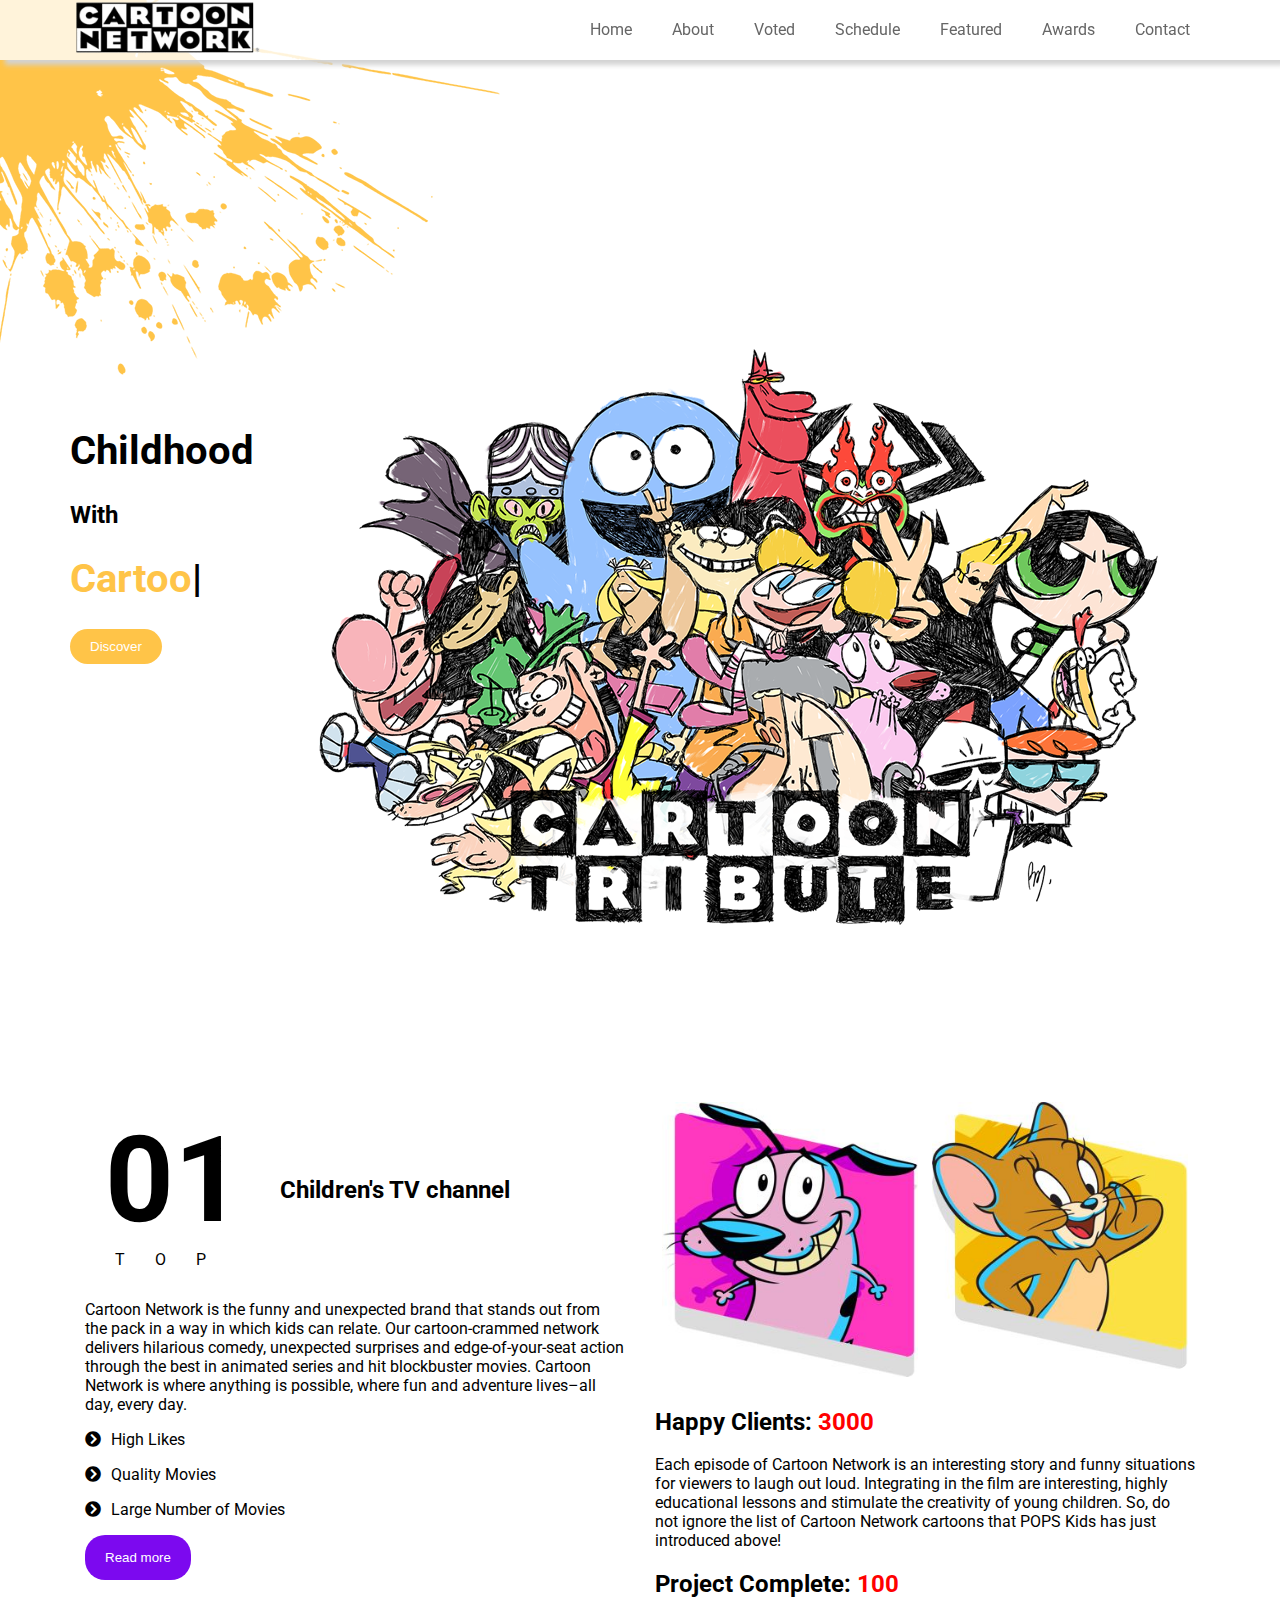
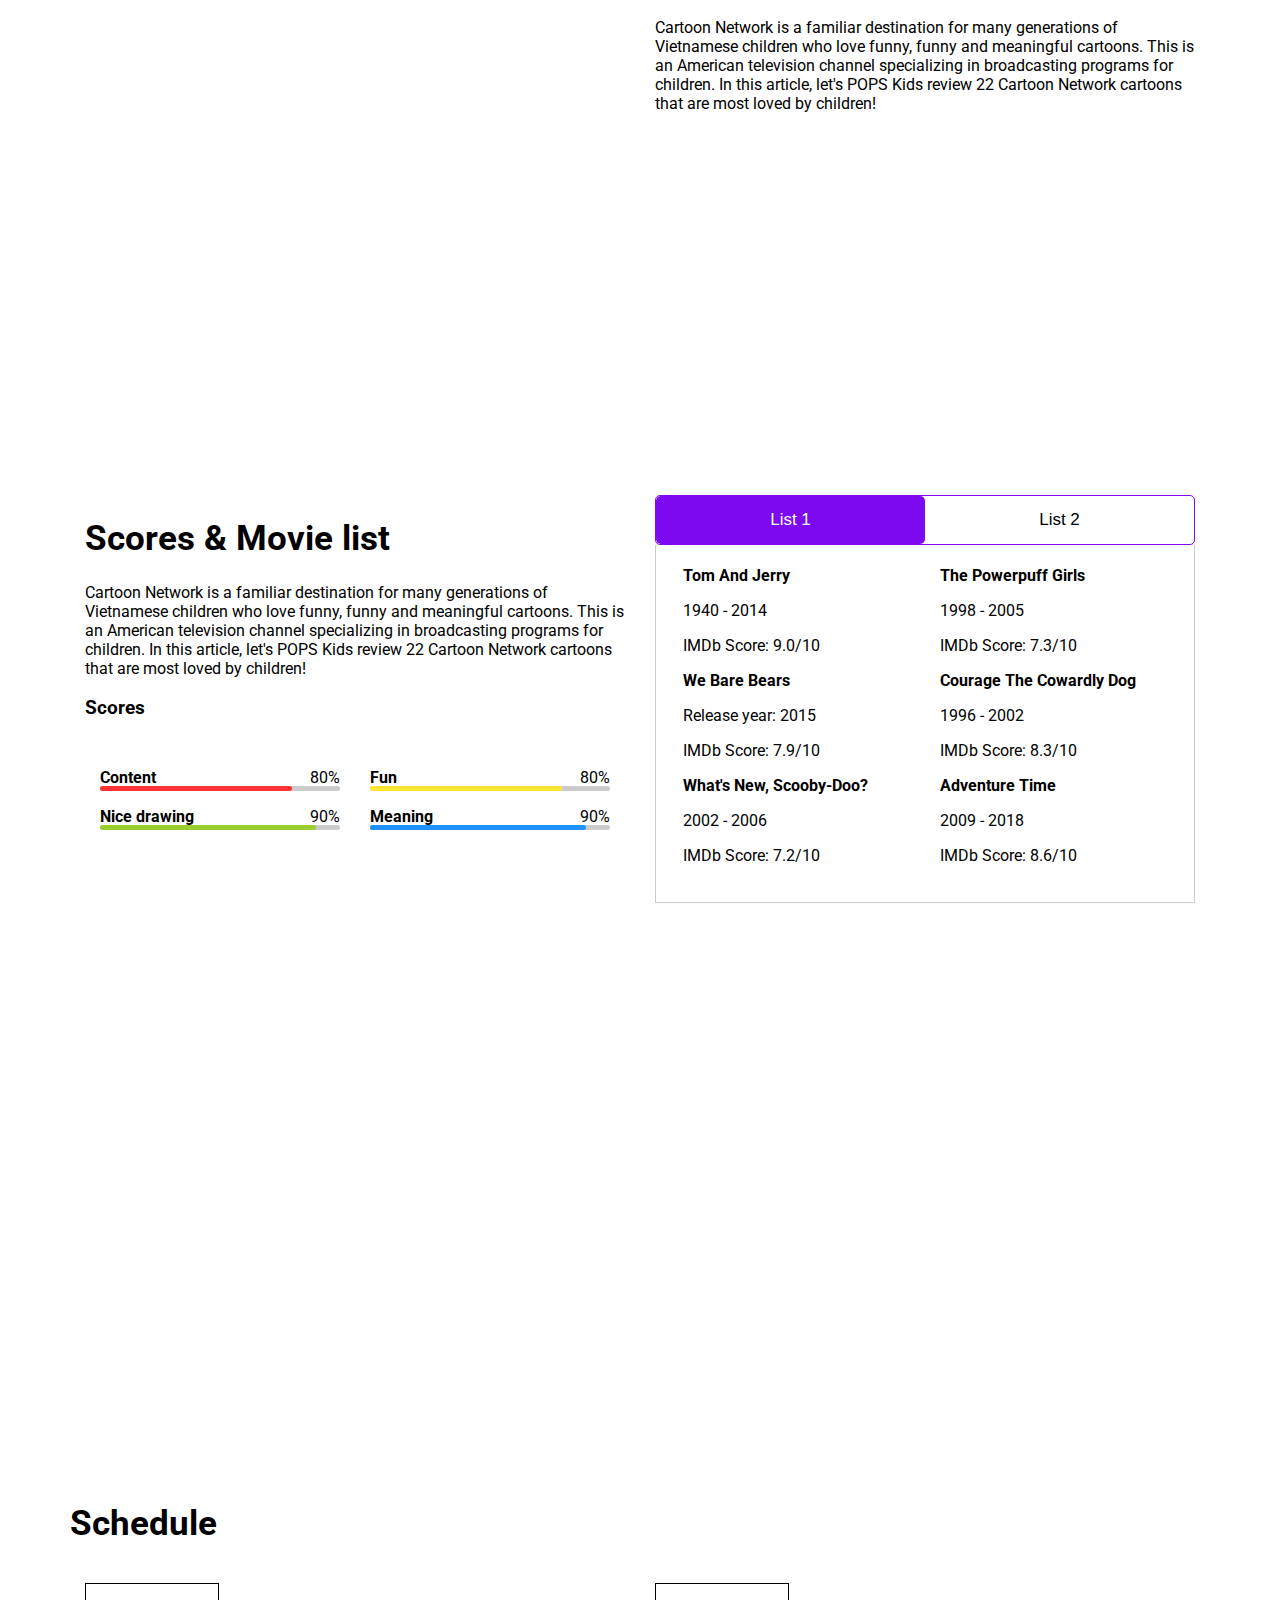
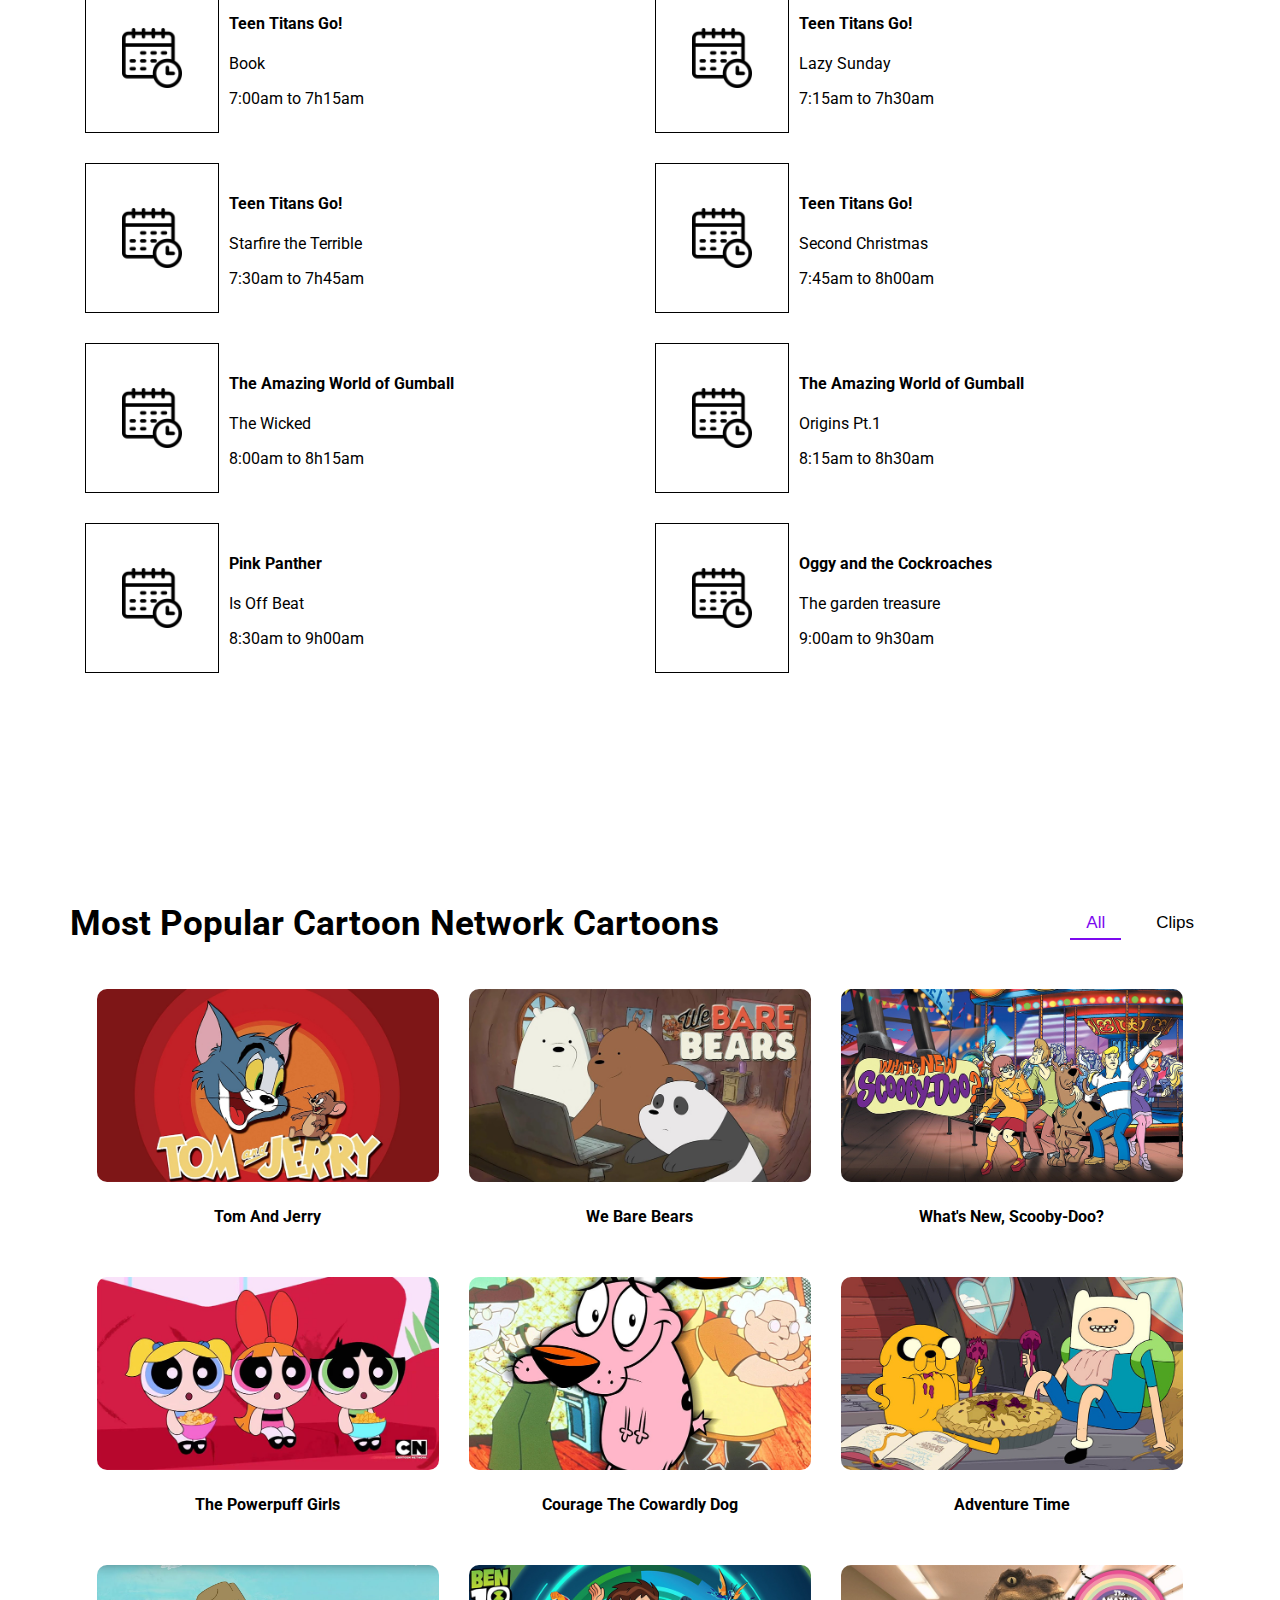
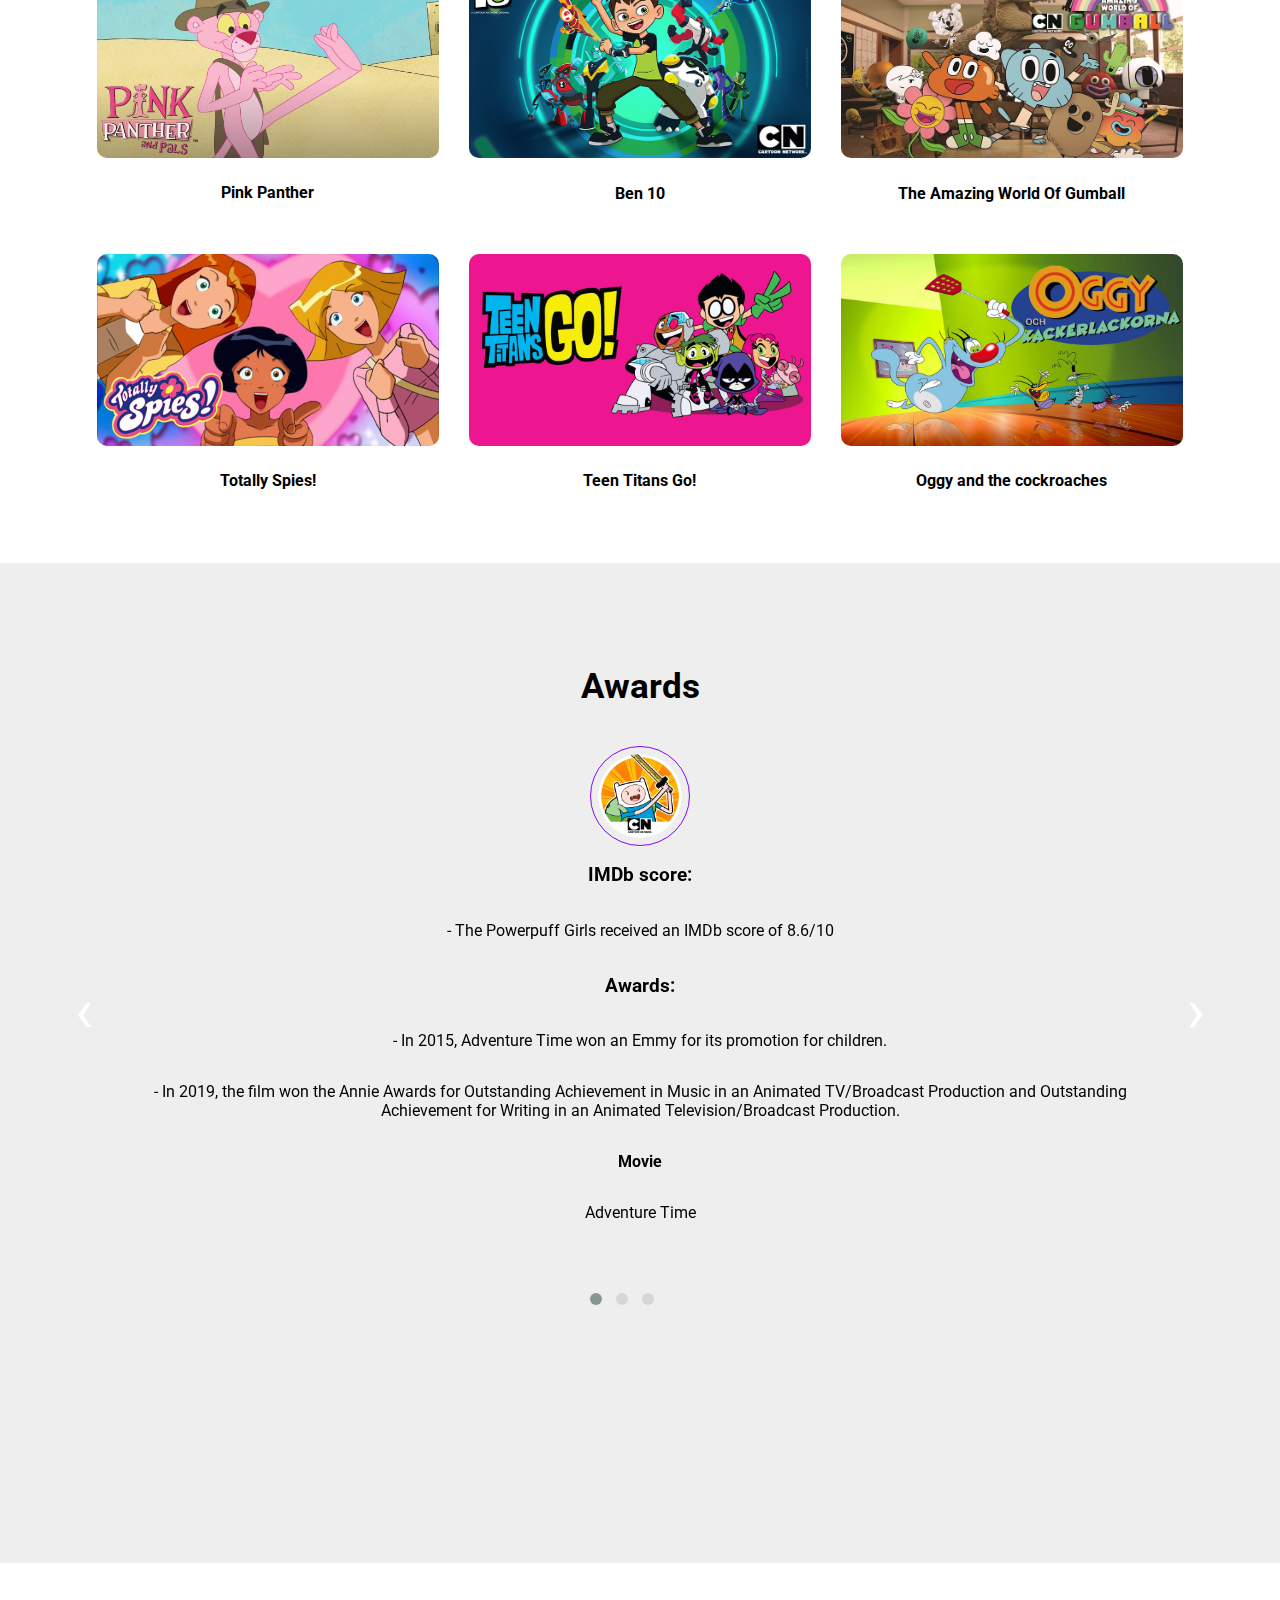
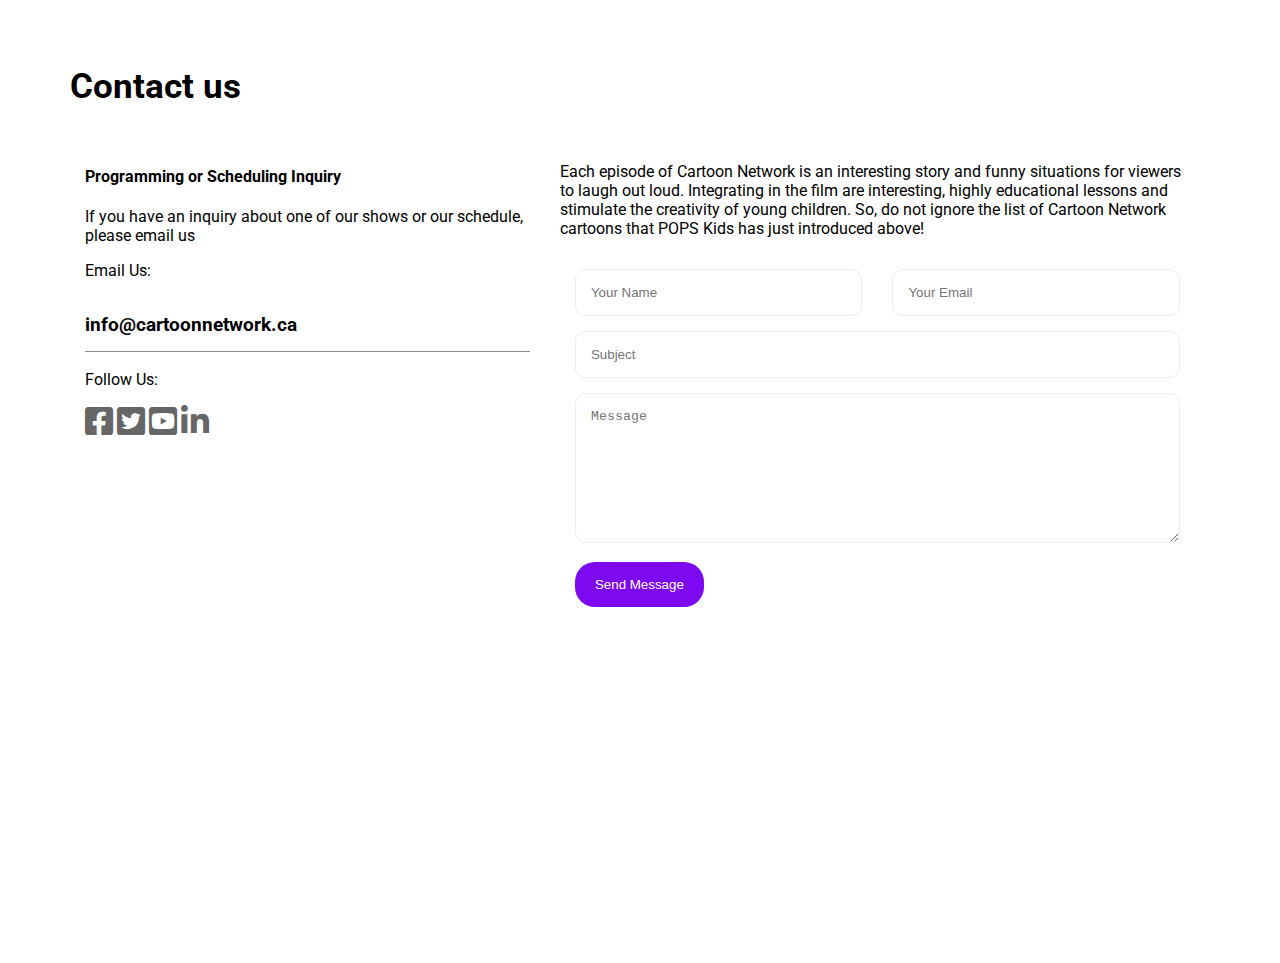
<file: index.html>
<!doctype html>
<html>
<head>
<meta charset="utf-8">
<title>Cartoon Network</title>
	<link rel="stylesheet" href="css/css_b1.css">
	<link rel="stylesheet" href="css/thu vien luoi.css">
	<link rel="stylesheet" href="css/all.min.css">
	<link rel="icon" href="img-index/image2.jpg" type="image/x-icon">
	<link rel="stylesheet" href="css/jquery.fancybox.css">
	<link rel="stylesheet" href="css/owl.carousel.css">
	<link rel="stylesheet" href="css/owl.theme.default.css">
	<link rel="stylesheet" href="css/animate.css">
</head>

<body>
	<button type="button"
            class="btn btn-primary" id="btn-back-to-top">
        <i class="fas fa-angle-up"></i>
    </button>
	<header>
		<div class="container d-flex justify-content-between">
			<div class="logo slide-in-top"><a href="#"><img src="img-index/pngegg.png" alt=""></a></div>
			<div class="menu">
				<ul>
					<li><a href="#home">Home</a></li>
					<li><a href="#about">About</a></li>
					<li><a href="#voted">Voted</a></li>
					<li><a href="#schedule">Schedule</a></li>
					<li><a href="#featured">Featured</a></li>
					<li><a href="#awards">Awards</a></li>
					<li><a href="#contact">Contact</a></li>
				</ul>
			</div>
		</div>
	</header>
<!--	header-->
	<section id="home">
		<div class="container">
			<h1 class="pt-30">Childhood</h1>
			<h2>With</h2>
			<h1><span class="element text-vang"></span></h1>
			<button type="button" class="btn-primary">Discover</button>
		</div>
	</section>
<!--	home-->
	<section id="about">
		<div class="container">
			<div class="row">
				<div class="col-6">
					<div class="row d-flex align-item">
						<div class="col-4">
							<div class="so">01</div>
							<span class="year">TOP</span>
						</div>
						<div class="col-8">
							<h2 class="text-den">Children's TV channel</h2>
						</div>
					</div>
					<p>Cartoon Network is the funny and unexpected brand that stands out from the pack in a way in which kids can relate. Our cartoon-crammed network delivers hilarious comedy, unexpected surprises and edge-of-your-seat action through the best in animated series and hit blockbuster movies. Cartoon Network is where anything is possible, where fun and adventure lives–all day, every day.</p>
					<p><i class="fas fa-chevron-circle-right mr-10"></i>High Likes</p>
					<p><i class="fas fa-chevron-circle-right mr-10"></i>Quality Movies</p>
					<p><i class="fas fa-chevron-circle-right mr-10"></i>Large Number of Movies</p>
					<button type="button" class="btn-secondary">Read more</button>
				</div>
				
				<div class="col-6">
					<div class="row">
						<div class="col-6 p-0"><img src="img-index/1.jpg" alt="" class="img-fluid bo-goc"></div>
						<div class="col-6 p-0"><img src="img-index/2.jpg" alt="" class="img-fluid bo-goc"></div>
					</div>
					<h2 class="text-den">Happy Clients: <span class="counter text-do" data-counter-time="3000" data-counter-delay="50"> 3000 </span></h2>
					<p>Each episode of Cartoon Network is an interesting story and funny situations for viewers to laugh out loud. Integrating in the film are interesting, highly educational lessons and stimulate the creativity of young children. So, do not ignore the list of Cartoon Network cartoons that POPS Kids has just introduced above!</p>
					<h2 class="text-den">Project Complete: <span class="counter text-do" data-counter-time="1000" data-counter-delay="50"> 100 </span></h2>
					<p>Cartoon Network is a familiar destination for many generations of Vietnamese children who love funny, funny and meaningful cartoons. This is an American television channel specializing in broadcasting programs for children. In this article, let's POPS Kids review 22 Cartoon Network cartoons that are most loved by children!</p>
				</div>
			</div>
		</div>		
	</section>
<!--	about-->
	<section id="voted">
		<div class="container">
			<div class="row">
				<div class="col-6">
					<h1 class="text-big text-den">Scores & Movie list</h1>
					<p>Cartoon Network is a familiar destination for many generations of Vietnamese children who love funny, funny and meaningful cartoons. This is an American television channel specializing in broadcasting programs for children. In this article, let's POPS Kids review 22 Cartoon Network cartoons that are most loved by children!</p>
					<h3 class="text-den">Scores</h3>
					<div class="row">
						<div class="col-6">
							<p class="d-flex justify-content-between mb-1"><b>Content</b> <span class="text-den">80%</span></p>
							<div class="progress">
								<div class="bar" style="width: 80%; background-color: #FF3336"></div> 
							</div>
<!--							html-->
							<p class="d-flex justify-content-between mb-1"><b>Nice drawing</b> <span class="text-den">90%</span></p>
							<div class="progress">
								<div class="bar" style="width: 90%; background-color: yellowgreen"></div>
							</div>
<!--							css-->
							
						</div>
						
						<div class="col-6">
							<p class="d-flex justify-content-between mb-1"><b>Fun</b> <span class="text-den">80%</span></p>
							<div class="progress">
								<div class="bar" style="width: 80%; background-color: #FFE431"></div> 
							</div>
<!--							html-->
							<p class="d-flex justify-content-between mb-1"><b>Meaning</b> <span class="text-den">90%</span></p>
							<div class="progress">
								<div class="bar" style="width: 90%; background-color: dodgerblue"></div>
							</div>
<!--							css-->
							
						</div>
					</div>
					
				</div>
				
				<div class="col-6">
					<div class="tab">
						
                        <button class="tablinks" onclick="openCity(event, 'List 1')" id="defaultOpen">List 1</button>
                        <button class="tablinks" onclick="openCity(event, 'List 2')">List 2</button>
                        
                    </div>

                    <div id="List 1" class="tabcontent">
                        <div class="row">
							<div class="col-6">
								<b class="text-den">Tom And Jerry</b>
								<p>1940 - 2014</p>
								<p>IMDb Score: 9.0/10</p>
								
								<b class="text-den">We Bare Bears</b>
								<p>Release year: 2015</p>
								<p>IMDb Score: 7.9/10</p>
								
								<b class="text-den">What's New, Scooby-Doo?</b>
								<p>2002 - 2006</p>
								<p>IMDb Score: 7.2/10</p>
							</div>
							
							<div class="col-6">
								<b class="text-den">The Powerpuff Girls</b>
								<p>1998 - 2005</p>
								<p>IMDb Score: 7.3/10</p>
								
								<b class="text-den">Courage The Cowardly Dog</b>
								<p>1996 - 2002</p>
								<p>IMDb Score: 8.3/10</p>
								
								<b class="text-den">Adventure Time</b>
								<p>2009 - 2018</p>
								<p>IMDb Score: 8.6/10</p>
							</div>
						</div>
                    </div>
<!--					List 1-->

                    <div id="List 2" class="tabcontent">
                        <div class="row">
							<div class="col-6">
								<b class="text-den">Pink Panther</b>
								<p>Release year: 1963</p>
								<p>IMDb Score: 8.3/10</p>
								
								<b class="text-den">Ben 10</b>
								<p>2008 - 2010</p>
								<p>IMDb Score: 7.4/10</p>
								
								<b class="text-den">The Amazing World Of Gumball</b>
								<p>Release year: 2011</p>
								<p>IMDb Score: 8.3/10</p>
							</div>
							
							<div class="col-6">
								<b class="text-den">Totally Spies!</b>
								<p>2001 - 2007</p>
								<p>IMDb Score: 7.1/10</p>
								
								<b class="text-den">Teen Titans Go!</b>
								<p>Release year: 2013</p>
								<p>IMDb Score: 5.3/10</p>
								
								<b class="text-den">Oggy and the cockroaches</b>
								<p>1998 - 2019</p>
								<p>IMDb Score: 7.3/10</p>
							</div>
						</div> 
                    </div>
<!--					List 2-->

                    
				</div>
			</div>
		</div>
	</section>
<!--	voted-->
	<section id="schedule">
		<div class="container">
			<h1 class="text-den text-big">Schedule</h1>
			<div class="row">
				<div class="col-6">
					<div class="schedule">
						<div class="icon">
							<img src="img-index/schedule.png" alt="">
						</div>
						<div class="schedule-text">
							<h4>Teen Titans Go!</h4>
							<p>Book</p>
							<p>7:00am to 7h15am</p>
						</div>							 
					</div>
				</div>
				
				<div class="col-6">
					<div class="schedule">
						<div class="icon">
							<img src="img-index/schedule.png" alt="">
						</div>
						<div class="schedule-text">
							<h4>Teen Titans Go!</h4>
							<p>Lazy Sunday</p>
							<p>7:15am to 7h30am</p>
						</div>							 
					</div>
				</div>				

				<div class="col-6">
					<div class="schedule">
						<div class="icon">
							<img src="img-index/schedule.png" alt="">
						</div>
						<div class="schedule-text">
							<h4>Teen Titans Go!</h4>
							<p>Starfire the Terrible</p>
							<p>7:30am to 7h45am</p>
						</div>							 
					</div>
				</div>
				
				<div class="col-6">
					<div class="schedule">
						<div class="icon">
							<img src="img-index/schedule.png" alt="">
						</div>
						<div class="schedule-text">
							<h4>Teen Titans Go!</h4>
							<p>Second Christmas</p>
							<p>7:45am to 8h00am</p>
						</div>							 
					</div>
				</div>
				
				<div class="col-6">
					<div class="schedule">
						<div class="icon">
							<img src="img-index/schedule.png" alt="">
						</div>
						<div class="schedule-text">
							<h4>The Amazing World of Gumball</h4>
							<p>The Wicked</p>
							<p>8:00am to 8h15am</p>
						</div>							 
					</div>
				</div>
				
				<div class="col-6">
					<div class="schedule">
						<div class="icon">
							<img src="img-index/schedule.png" alt="">
						</div>
						<div class="schedule-text">
							<h4>The Amazing World of Gumball</h4>
							<p>Origins Pt.1</p>
							<p>8:15am to 8h30am</p>
						</div>							 
					</div>
				</div>
				
				<div class="col-6">
					<div class="schedule">
						<div class="icon">
							<img src="img-index/schedule.png" alt="">
						</div>
						<div class="schedule-text">
							<h4>Pink Panther</h4>
							<p>Is Off Beat</p>
							<p>8:30am to 9h00am</p>
						</div>							 
					</div>
				</div>
				
				<div class="col-6">
					<div class="schedule">
						<div class="icon">
							<img src="img-index/schedule.png" alt="">
						</div>
						<div class="schedule-text">
							<h4>Oggy and the Cockroaches</h4>
							<p>The garden treasure</p>
							<p>9:00am to 9h30am</p>
						</div>							 
					</div>
				</div>
			</div>
		</div>
	</section>
<!--	schedule-->
	<section id="featured">
		<div class="container">
			<div class="box">				
			    <h1 class="text-big text-den hvr-underline-from-left">Most Popular Cartoon Network Cartoons</h1>
			    <div class="tab">					
                    <button class="tablinks2" onclick="openCity2(event, 'all')" id="defaultOpen2">All</button>
                    
                    <button class="tablinks2" onclick="openCity2(event, 'video')">Clips</button>
                </div>
			</div>

<div id="all" class="tabcontent2">
  <div class="row">
	  <div class="col-4">
		  <a href="img-index/Tom And Jerry.jpg" data-fancybox="ima" data-caption="Project 01" > <img src="img-index/Tom And Jerry.jpg" alt="" class="img-fluid bo-goc" /> </a>
		  <h4 class="text-center">Tom And Jerry</h4>
	  </div>
	  
	  <div class="col-4">
		  <a href="img-index/We Bare Bears.jpg" data-fancybox="ima" data-caption="Project 01" > <img src="img-index/We Bare Bears.jpg" alt="" class="img-fluid bo-goc" /> </a>
		  <h4 class="text-center">We Bare Bears</h4>
	  </div>
	  
	  <div class="col-4">
		  <a href="img-index/What's New, Scooby-Doo.jpg" data-fancybox="ima" data-caption="Project 01" > <img src="img-index/What's New, Scooby-Doo.jpg" alt="" class="img-fluid bo-goc" /> </a>
		  <h4 class="text-center">What's New, Scooby-Doo?</h4>
	  </div>
	  
	  <div class="col-4">
		  <a href="img-index/The Powerpuff Girls.jpg" data-fancybox="ima" data-caption="Project 01" > <img src="img-index/The Powerpuff Girls.jpg" alt="" class="img-fluid bo-goc" /> </a>
		  <h4 class="text-center">The Powerpuff Girls</h4>
	  </div>
	  
	  <div class="col-4">
		  <a href="img-index/Courage The Cowardly Dog.jpg" data-fancybox="ima" data-caption="Project 01" > <img src="img-index/Courage The Cowardly Dog.jpg" alt="" class="img-fluid bo-goc" /> </a>
		  <h4 class="text-center">Courage The Cowardly Dog</h4>
	  </div>
	  
	  <div class="col-4">
		  <a href="img-index/Adventure Time.jpg" data-fancybox="ima" data-caption="Project 01" > <img src="img-index/Adventure Time.jpg" alt="" class="img-fluid bo-goc" /> </a>
		  <h4 class="text-center">Adventure Time</h4>
	  </div>
	  
	  <div class="col-4">
		  <a href="img-index/pink panther.jpg" data-fancybox="ima" data-caption="Project 01" > <img src="img-index/pink panther.jpg" alt="" class="img-fluid bo-goc" /> </a>
		  <h4 class="text-center">Pink Panther</h4>
	  </div>
	  
	  <div class="col-4">
		  <a href="img-index/Ben 10.jpg" data-fancybox="ima" data-caption="Project 01" > <img src="img-index/Ben 10.jpg" alt="" class="img-fluid bo-goc" /> </a>
		  <h4 class="text-center">Ben 10</h4>
	  </div>
	  
	  <div class="col-4">
		  <a href="img-index/The Amazing World Of Gumball.jpg" data-fancybox="ima" data-caption="Project 01" > <img src="img-index/The Amazing World Of Gumball.jpg" alt="" class="img-fluid bo-goc" /> </a>
		  <h4 class="text-center">The Amazing World Of Gumball</h4>
	  </div>
	  
	  <div class="col-4">
		  <a href="img-index/Totally Spies!.jpg" data-fancybox="ima" data-caption="Project 01" > <img src="img-index/Totally Spies!.jpg" alt="" class="img-fluid bo-goc" /> </a>
		  <h4 class="text-center">Totally Spies!</h4>
	  </div>
	  
	  <div class="col-4">
		  <a href="img-index/Teen Titans Go!.jpg" data-fancybox="ima" data-caption="Project 01" > <img src="img-index/Teen Titans Go!.jpg" alt="" class="img-fluid bo-goc" /> </a>
		  <h4 class="text-center">Teen Titans Go!</h4>
	  </div>
	  
	  <div class="col-4">
		  <a href="img-index/Oggy and the cockroaches.jpg" data-fancybox="ima" data-caption="Project 01" > <img src="img-index/Oggy and the cockroaches.jpg" alt="" class="img-fluid bo-goc" /> </a>
		  <h4 class="text-center">Oggy and the cockroaches</h4>
	  </div>
	</div>
</div>

<div id="video" class="tabcontent2">
  <div class="row">
	  <div class="col-4">
		  <a data-fancybox data-width="1280" data-height="720" href="https://www.youtube.com/watch?v=dB4tUSd375w"> <img src="img-index/Tom And Jerry.jpg" alt="" class="img-fluid bo-goc" > </a>
		  <h4 class="text-center">Tom And Jerry</h4>
	  </div>
	  
	  <div class="col-4">
		  <a data-fancybox data-width="1280" data-height="720" href="https://www.youtube.com/watch?v=C5kR-exHmr4"> <img src="img-index/We Bare Bears.jpg" alt="" class="img-fluid bo-goc" > </a>
		  <h4 class="text-center">We Bare Bears</h4>
	  </div>
	  
	  <div class="col-4">
		  <a data-fancybox data-width="1280" data-height="720" href="https://www.youtube.com/watch?v=vZ24w0L5-_M"> <img src="img-index/What's New, Scooby-Doo.jpg" alt="" class="img-fluid bo-goc" > </a> 
		  <h4 class="text-center">What's New, Scooby-Doo?</h4>
	  </div>
	  
	  <div class="col-4">
		  <a data-fancybox data-width="1280" data-height="720" href="https://www.youtube.com/watch?v=9CGOq29FRN8"> <img src="img-index/The Powerpuff Girls.jpg" alt="" class="img-fluid bo-goc" > </a>
		  <h4 class="text-center">The Powerpuff Girls</h4>
	  </div>
	  
	  <div class="col-4">
		  <a data-fancybox data-width="1280" data-height="720" href="https://www.youtube.com/watch?v=pyEKOY1TIbU"> <img src="img-index/Courage The Cowardly Dog.jpg" alt="" class="img-fluid bo-goc" > </a>
		  <h4 class="text-center">Courage The Cowardly Dog</h4>
	  </div>
	  
	  <div class="col-4">
		  <a data-fancybox data-width="1280" data-height="720" href="https://www.youtube.com/watch?v=O5vLxkmhlhU"> <img src="img-index/Adventure Time.jpg" alt="" class="img-fluid bo-goc" > </a> 
		  <h4 class="text-center">Adventure Time</h4>
	  </div>
	  
	  <div class="col-4">
		  <a data-fancybox data-width="1280" data-height="720" href="https://www.youtube.com/watch?v=Qe6T2CuMTPQ"> <img src="img-index/pink panther.jpg" alt="" class="img-fluid bo-goc" > </a>
		  <h4 class="text-center">Pink Panther</h4>
	  </div>
	  
	  <div class="col-4">
		  <a data-fancybox data-width="1280" data-height="720" href="https://www.youtube.com/watch?v=xY1FEsAGP74"> <img src="img-index/Ben 10.jpg" alt="" class="img-fluid bo-goc" > </a>
		  <h4 class="text-center">Ben 10</h4>
	  </div>
	  
	  <div class="col-4">
		  <a data-fancybox data-width="1280" data-height="720" href="https://www.youtube.com/watch?v=5kb0Lq_X8b0"> <img src="img-index/The Amazing World Of Gumball.jpg" alt="" class="img-fluid bo-goc" > </a> 
		  <h4 class="text-center">The Amazing World Of Gumball</h4>
	  </div>
	  
	  <div class="col-4">
		  <a data-fancybox data-width="1280" data-height="720" href="https://www.youtube.com/watch?v=_zrgbA3FMVE"> <img src="img-index/Totally Spies!.jpg" alt="" class="img-fluid bo-goc" > </a>
		  <h4 class="text-center">Totally Spies!</h4>
	  </div>
	  
	  <div class="col-4">
		  <a data-fancybox data-width="1280" data-height="720" href="https://www.youtube.com/watch?v=Mqj_s8QGC5U"> <img src="img-index/Teen Titans Go!.jpg" alt="" class="img-fluid bo-goc" > </a>
		  <h4 class="text-center">Teen Titans Go!</h4>
	  </div>
	  
	  <div class="col-4">
		  <a data-fancybox data-width="1280" data-height="720" href="https://www.youtube.com/watch?v=29-sysPWtlw"> <img src="img-index/Oggy and the cockroaches.jpg" alt="" class="img-fluid bo-goc" > </a> 
		  <h4 class="text-center">Oggy and the cockroaches</h4>
	  </div>
	</div>
</div>
		</div>
	</section>
<!--	featured-->
	<section id="awards">
		<div class="container">	
			<h1 class="text-big text-den text-center">Awards</h1>
		    <div class="owl-carousel owl-theme" id="slider">
			    <div class="item">
					<div class="client">
						<img src="img-index/Adventure Time-1.png" alt="" class="vien">
						<h3>IMDb score:</h3>
						<p>- The Powerpuff Girls received an IMDb score of 8.6/10</p>
						<h3>Awards:</h3>
						<p>- In 2015, Adventure Time won an Emmy for its promotion for children.</p>
						<p>- In 2019, the film won the Annie Awards for Outstanding Achievement in Music in an Animated TV/Broadcast Production and Outstanding Achievement for Writing in an Animated Television/Broadcast Production.</p>						
						<p><b>Movie</b></p>
						<p>Adventure Time</p>
					</div>
				</div>
				
				<div class="item">
					<div class="client">
						<img src="img-index/The Powerpuff Girl-2.png" alt="" class="vien">
						<h3>IMDb score:</h3>
						<p>- The Powerpuff Girls received an IMDb score of 7.2/10</p>
						<h3>Awards:</h3>
						<p>- Emmy Awards: Outstanding Achievement in Sound Editing - Special Class (2001)</p>
						<p>- Annie Awards: Outstanding Achievement in an Animated Television Production (2000, 2001)</p>
						<p><b>Movie</b></p>
						<p>The Powerpuff Girls</p>
					</div>
				</div>
				
				<div class="item">
					<div class="client">
						<img src="img-index/The Amazing World of Gumball-1.webp" alt="" class="vien">
						<h3>IMDb score:</h3>
						<p>- The Amazing World of Gumball received an IMDb score of 8.6/10</p>
						<h3>Awards:</h3>
						<p>- - The Amazing World of Gumball has won many awards at important animation awards ceremonies.</p>
						<p>- In 2012, Gumball won the "Best Animated Feature" award at the British Academy Children's Awards and the "Best Children's Animation" award at the BAFTA Children's Awards.</p>
						<p>- In 2016, Gumball won the "Best Animated Feature" award at the British Academy Children's Awards.</p>
						<p><b>Movie</b></p>
						<p>The Amazing World of Gumball</p>
					</div>
				</div>
		    </div>
		</div>
	</section>
<!--	awards-->
	<section id="contact">
		<div class="container">
			<h1 class="text-den text-big">Contact us</h1>
			<div class="col-5">
				<h4>Programming or Scheduling Inquiry</h4>

                <p>If you have an inquiry about one of our shows or our schedule, please email us</p>
				
				<p>Email Us:</p>
				<h3 class="text-den vien-chan">info@cartoonnetwork.ca</h3>
				
				<p>Follow Us:</p>
				<a href="https://www.facebook.com/CartoonNetworkAsia"><i class="fab fa-facebook-square fa-2x"></i></a>
				<a href="https://twitter.com/cartoonnetwork"><i class="fab fa-twitter-square fa-2x"></i></a>
				<a href="https://www.youtube.com/@cartoonnetworkuk"><i class="fab fa-youtube-square fa-2x"></i></a>
				<a href="https://www.instagram.com/cartoonnetworkuk"><i class="fab fa-linkedin-in fa-2x"></i></a>
			</div>
			
			<div class="col-7">
				<p>Each episode of Cartoon Network is an interesting story and funny situations for viewers to laugh out loud. Integrating in the film are interesting, highly educational lessons and stimulate the creativity of young children. So, do not ignore the list of Cartoon Network cartoons that POPS Kids has just introduced above!</p>
				<form>
					<div class="row pb-0">						
					    <div class="col-6"><input type="text" placeholder="Your Name" class="form-control"></div>
					    <div class="col-6"><input type="email" placeholder="Your Email" class="form-control"></div>
					</div>
					<div class="row">
						<div class="col-12 pt-0">
							<input type="text" placeholder="Subject" class="form-control mb-15">
							
							<textarea name="message" placeholder="Message" class="form-control" style="height: 150px; margin-bottom: 15px"></textarea>
							<button type="submit" class="btn-secondary">Send Message</button>
						</div>
					</div>
				</form>
			</div>
		</div>
	</section>
<!--	contact-->
	
<!--	section-->
	<script src="js/jquery-3.6.0.min.js"></script>
	<script src="js/typed.js"></script>
	<script src="js/buoi_1_back_to_top.js"></script>
	
	<script src="js/jquery.countup.js"></script>
	<script src="js/jquery.waypoints.min.js"></script>
	<script src="js/control.js"></script>
	
	<script src="js/tab.js"></script>
	
	<script src="js/jquery.fancybox.min.js"></script>
	
	<script src="js/owl.carousel.js"></script>
	<script src="js/slider.js"></script>
	
	<script src="js/wow.js"></script>
	<script src="js/animate.js"></script>
</body>
</html>
</file>
<file: css/css_b1.css>
/* CSS Document */
@import url('https://fonts.googleapis.com/css2?family=Fira+Sans:wght@500&family=Montserrat:wght@200;400;700&family=Mukta:wght@400;500&family=Playfair+Display:wght@400;500&family=Poppins:wght@200;300;400;600&family=Quicksand:wght@400;600;700&family=Raleway:wght@400;600;700&family=Roboto+Mono:wght@400;700&family=Roboto:wght@400;700&display=swap');
body{
	font-family: 'Roboto', sans-serif; 
	font-size: 16px;
	color: black;
	margin: 0;
}
header{
	width: 100%;
	height: 60px;
	background-color: rgba(255,255,255,0.80);
	box-shadow: 5px 5px 5px
	lightgray;
	position: fixed;
	left: 0;
	top: 0;
	z-index: 100;
}
.logo{
	padding-top: 12px;
}
.logo img{
	width: 80%;
	margin-top: -25%
}
.menu ul{
	margin: 0;
	padding: 0;
	list-style: none;
	display: flex;
}
.menu{
	padding-top: 20px;
}
.menu ul li a{
	padding: 8px 20px;
	border-radius: 20px;
}
.menu ul li a:hover{
	background-color: rgba(245,165,167,1.00);
	color: white;
}
#home{
	width: 100%;
	min-height: 1000px;
	padding-top: 100px;
	background: url("../img/bg-header.png"), url("../img-index/1.png");
	background-repeat: no-repeat;
	background-position: left 0 top 0, right 0 bottom 0;
}
#home h1{
	color: black;
	font-size: 40px;
}
#about{
	width: 100%;
	min-height: 1000px;
	padding-top: 80px;
}
#about .so{
	font-size: 120px;
	font-weight: bold;
	color: black;
	padding: 0 5px;
}
#about .year{
	letter-spacing: 30px;
	padding: 0 15px;
}
#voted{
	width: 100%;
	min-height: 1000px;
	padding-top: 80px;
}
.text-big{
	font-size: 35px;
}
.progress{
	height: 5px;
	width: 100%;
	background-color: #CBCBCB;
	border-radius: 6px;
}
.bar{
	height: 5px;
	border-radius: 6px;
}
/* Style the tab */
#voted .tab {
  
  border: 1px solid #7C09EF;
  display: flex;
  border-radius: 5px;
}

/* Style the buttons inside the tab */
#voted .tab button {
  border-radius: 5px;
  width: 50%;
  border: none;
  outline: none;
  cursor: pointer;
  padding: 14px 16px;
  transition: 0.3s;
  font-size: 17px;
  background: none;
}

/* Change background color of buttons on hover */
#voted .tab button:hover {
  background-color: #7C09EF;
	color: white;
}

/* Create an active/current tablink class */
#voted .tab button.active {
  background-color: #7C09EF;
	color: white;
}

/* Style the tab content */
#voted .tabcontent {
  display: none;
  padding: 6px 12px;
  border: 1px solid #ccc;
  border-top: none;
}
#schedule{
	width: 100%;
	min-height: 1000px;
	padding-top: 80px;	
}
#schedule .schedule{
	width: 100%;
	height: 150px;
	display: flex;
}
#schedule .icon{
	width: 180px;
	height: 150px;
	border: 1px solid black;
	display: flex;
	justify-content: center;
	align-items: center;
}
#schedule .icon i{
	font-size: 60px; 
	color: black;
	transition: all 0.5s;
}
#schedule .icon img{
	width: 60px; 
	height: auto;
	color: black;
	transition: all 0.5s;
}
#schedule .schedule-text{
	width: 100%;
	padding: 10px;
	height: 150px;
	transition: ease 0.5s;
}
#schedule .schedule:hover .icon i{
	font-size: 80px;
}
#schedule .schedule:hover .icon img{
	width: 70px;
}
#schedule .schedule:hover .schedule-text{
	background-color: black;
	color: white;
}
#schedule .schedule:hover .schedule-text h4{
	color: #FFC448;
}
#featured{
	width: 100%;
	min-height: 1000px;
	padding-top: 80px;

}
/* Style the tab */
#featured .tab {
  
 
}

/* Style the buttons inside the tab */
#featured .tab button {
  background: none;
  border: 2px solid white;
  border: none;
  outline: none;
  cursor: pointer;
  padding: 5px 16px;
  margin-left: 15px;
  transition: 0.3s;
  font-size: 17px;
}

/* Change background color of buttons on hover */
#featured .tab button:hover {
  border-bottom: 2px solid #7C09EF;
	color: #7C09EF;
}

/* Create an active/current tablink class */
#featured .tab button.active {
  border-bottom: 2px solid #7C09EF;
	color: #7C09EF;
}

/* Style the tab content */
#featured .tabcontent2 {
  display: none;
  padding: 6px 12px;
  
  border-top: none;
}
#featured .box{
	display: flex;
	justify-content: space-between;
	align-items: center;
}
#awards{
	width: 100%;
	min-height: 1000px;
	padding-top: 80px;
	background-color: #EEEEEE;
}
#slider .owl-dots{ position:absolute; bottom: -10px; left:45%;}
#slider .owl-dots .owl-dot span {
      width: 12px;
      height: 12px; 	
}

#slider .owl-nav { position:absolute; left:0px; top:40%; width:100%; }
#slider .owl-nav [class*='owl-'] {
	font-size:60px; /*background:rgba(255,255,255,.5);border:1px solid #fff; */ color: #fff
}

#slider .owl-nav .owl-next{ position:absolute; right:0%;}
#slider .owl-nav .owl-prev{ position:absolute; left:0%;}
#slider .owl-nav [class*='owl-']:hover {
      background:none;border: none;
      color:yellow;
      text-decoration: none; }

#awards .client img{
	width: 100px; 
	height: 100px;
	border-radius: 50%;
}
#awards .vien{
	width: 100px; 
	height: 100px;
	border-radius: 50%;
	padding: 7px;
	border: 1px solid #7C09EF;
}
#awards .client{
	text-align: center;
	display: flex;
	flex-direction: column;
	justify-content: center;
	align-items: center;
	padding: 15px 50px;
}
#contact{
	width: 100%;
	min-height: 1000px;
	padding-top: 80px;
	
}
.text-do{
	color: red;
}
#btn-back-to-top {
  position: fixed;
  bottom: 20px;
  right: 20px;
  display: none;
}
.text-vang{
	color: #FFC448;
}
.text-den{
	color: black;
}
.bo-goc{
	border-radius: 10px;
}
.vien-chan{
	padding: 15px 0;
	border-bottom: 1px solid #8E8E8E;
}
.slide-in-top {
	-webkit-animation: slide-in-top 1s 0.3s 1 both;
	        animation: slide-in-top 1s 0.3s 1 both;
}
/* ----------------------------------------------
 * Generated by Animista on 2023-7-31 8:17:21
 * Licensed under FreeBSD License.
 * See http://animista.net/license for more info. 
 * w: http://animista.net, t: @cssanimista
 * ---------------------------------------------- */

/**
 * ----------------------------------------
 * animation slide-in-top
 * ----------------------------------------
 */
@-webkit-keyframes slide-in-top {
  0% {
    -webkit-transform: translateY(-1000px);
            transform: translateY(-1000px);
    opacity: 0;
  }
  100% {
    -webkit-transform: translateY(0);
            transform: translateY(0);
    opacity: 1;
  }
}
@keyframes slide-in-top {
  0% {
    -webkit-transform: translateY(-1000px);
            transform: translateY(-1000px);
    opacity: 0;
  }
  100% {
    -webkit-transform: translateY(0);
            transform: translateY(0);
    opacity: 1;
  }
}
</file>
<file: css/thu vien luoi.css>
@charset "utf-8";
/* CSS Document */
* {  box-sizing: border-box;}
.container{ width: 1140px;margin: auto}
.col-1 {width: 8.33%;}
.col-2 {width: 16.66%;}
.col-3 {width: 25%;}
.col-4 {width: 33.33%;}
.col-5 {width: 41.66%;}
.col-6 {width: 50%;}
.col-7 {width: 58.33%;}
.col-8 {width: 66.66%;}
.col-9 {width: 75%;}
.col-10 {width: 83.33%;}
.col-11 {width: 91.66%;}
.col-12 {width: 100%;}
[class*="col-"] {
  float: left;
  padding: 15px;
	}
.row::after {
  content: "";
  clear: both;
  display: table;
}
/*-------------- THU VIEN STYLE KIEU FLEX---------------*/
.d-flex{ display: flex}
.justify-content-center{justify-content:center}
.justify-content-start{justify-content:flex-start}
.justify-content-end{justify-content: flex-end}
.justify-content-around{justify-content:space-around}
.justify-content-between{justify-content:space-between}
.verticle-center-flex{ align-items: center}
.verticle-top-flex{ align-items:flex-start}
.verticle-bottom-flex{ align-items:flex-end}
.verticle-stretch-flex{   align-items: stretch}
.align-item{align-items: center}
.flex-wrap{flex-wrap: wrap}
.flex-nowrap{flex-wrap: nowrap}
.flex-direction-column{ flex-direction: column}
.flex-direction-thuan{ flex-direction: row}
.flex-direction-nguoc{ flex-direction: row-reverse}
/*-----------------------------------*/
/* -------màu text mặc định cho text có link--chữ màu xám đen/ khi hover có màu cam---------*/
a{ color: #666; text-decoration: none}
a:hover{color: #F2C94C}

/*------------style hệ thống màu chính (xanh-primary)-------*/
.bg-primary{ background: #056CB6}
.text-primary{ color: #056CB6}
.btn-primary{background:#FFC448; padding: 10px 20px; border: none; color: #fff; cursor: pointer;border-radius: 20px}
.btn-primary:hover{background:#FFFFFF;border: 1px solid #FFC448;color:#FFC448 }
/* ------------hệ thống màu phụ (cam/secondary)------------*/
.bg-secondary{background: #F2C94C}
.text-secondary{ color: #F2C94C}
.btn-secondary{background: #7C09EF; padding: 15px 20px;border: none; color: white; cursor: pointer;transition-duration: 0.5s;border-radius: 20px}
.btn-secondary:hover{background:#FFC448;color: white;box-shadow: inset 0 0 0 0 #ffffff; }
/* ------------hệ thống màu trắng (cho các box và text cần màu trắng trong thiết kế)------------*/
.bg-light{ background: #fff}
.text-light{ color:#fff}

.text-right{ text-align: right}
.text-center{ text-align: center}

.p-0{padding:7px}.pt-15{padding-top: 15px}.mb-1{margin-bottom: -1px}.pt-0{padding-top: 0px}
.px-20{padding: 0 20px}.pt-30{padding-top: 300px}.pb-0{padding-bottom: 0px}
.p-20{padding: 25px}
.mt-10{margin-top: 15px}
.mx-0{margin: 0 auto}
.p-15{padding: 15px}
.py-20{padding: 20px 0}
.py-40{padding: 40px 0}
.mr-10{ margin-right: 10px}.ml-10{ margin-left: 10px}.mb-15{margin-bottom: 15px}
.pr-10{ padding-right: 10px}.pl-10{ padding-left: 10px}
.py-10{ padding: 10px 0}.px-10{ padding: 0 10px}
.my-10{ margin: 10px 0} .mx-10{ margin: 0 10px}
/*-----------------------------*/
.border-bottom-secondary{ border-bottom: 1px solid #F2C94C; padding-left: 5px}
.border-bottom-primary{ border-bottom-color: 1px solid #056CB6;}
/*------------------------*/
.img-fluid{width: 100%; height: auto}
.img-rounded{ border-radius: 50%}
.w-100{ width: 100%}
.form-control{ width: 100%; border: 1px solid #eee; padding: 15px;border-radius: 10px}

html {
  scroll-behavior: smooth;
}

section{padding:30px 0}
</file>
